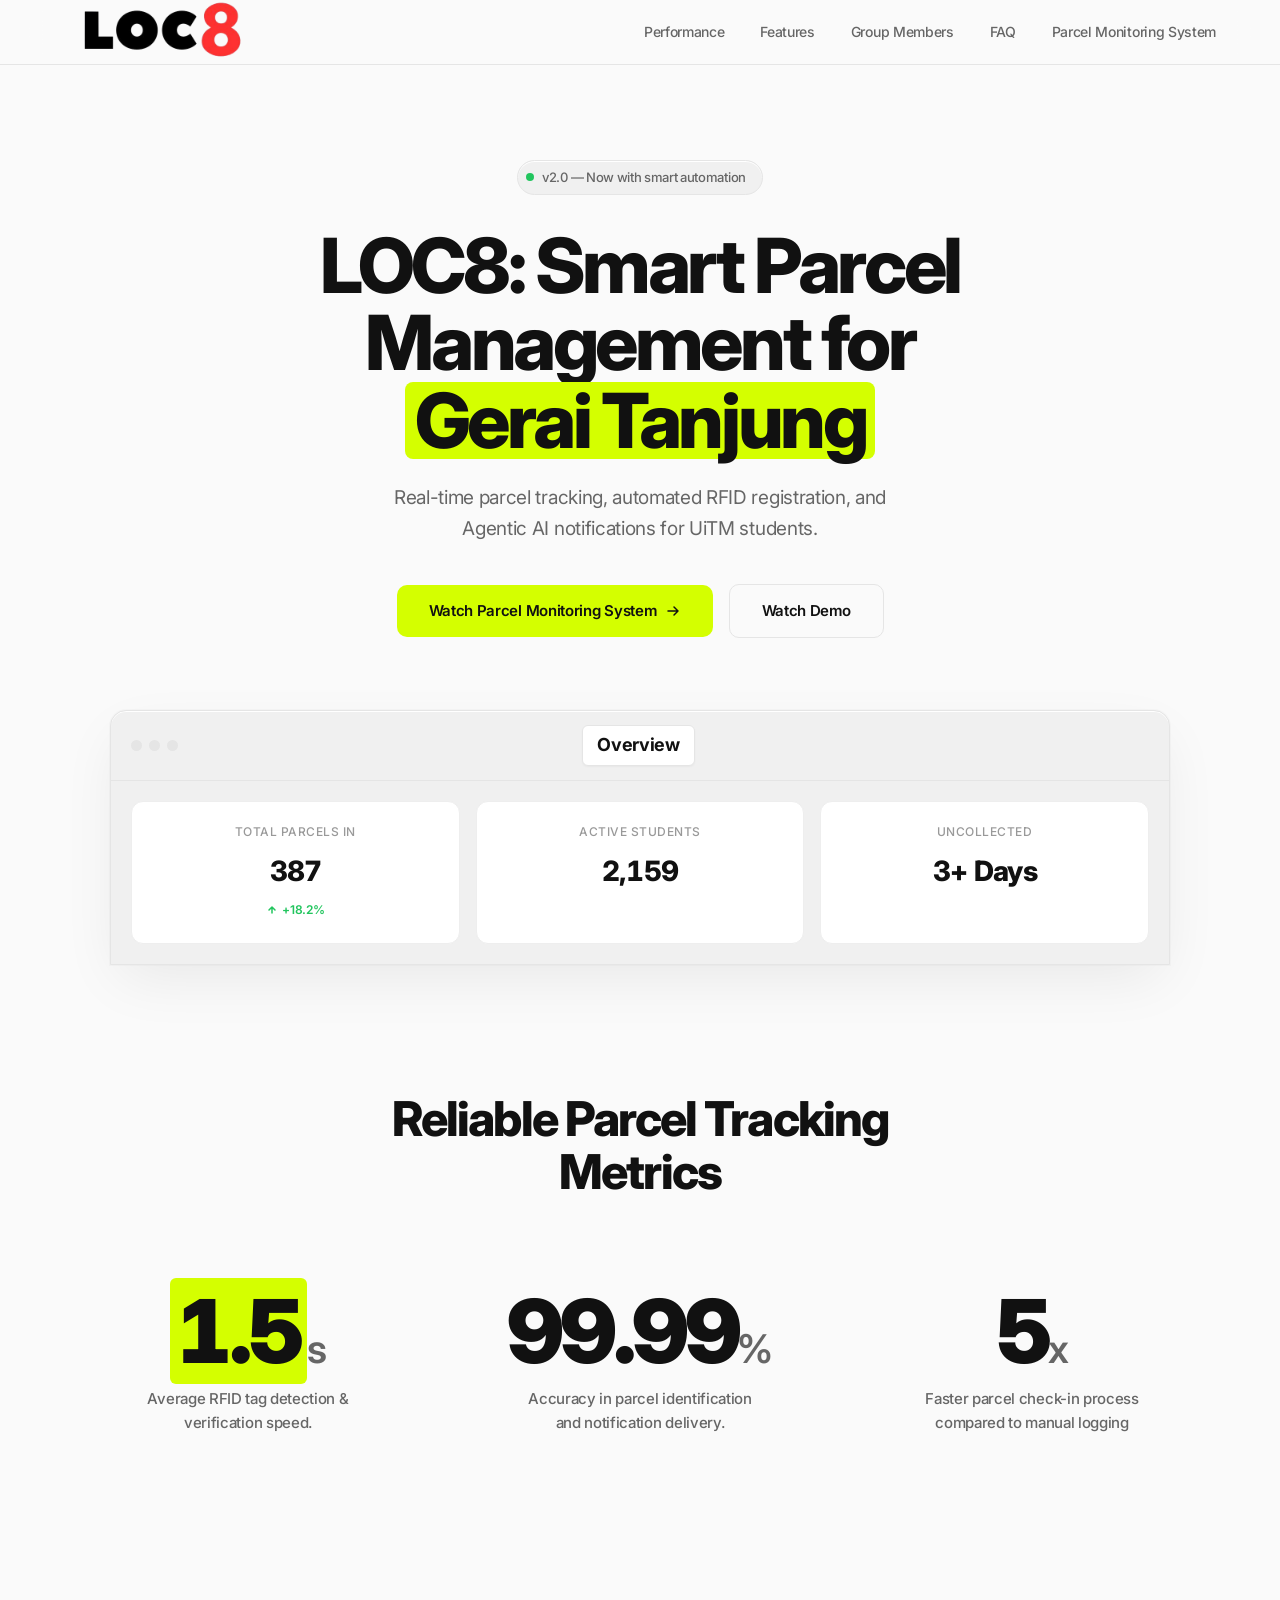
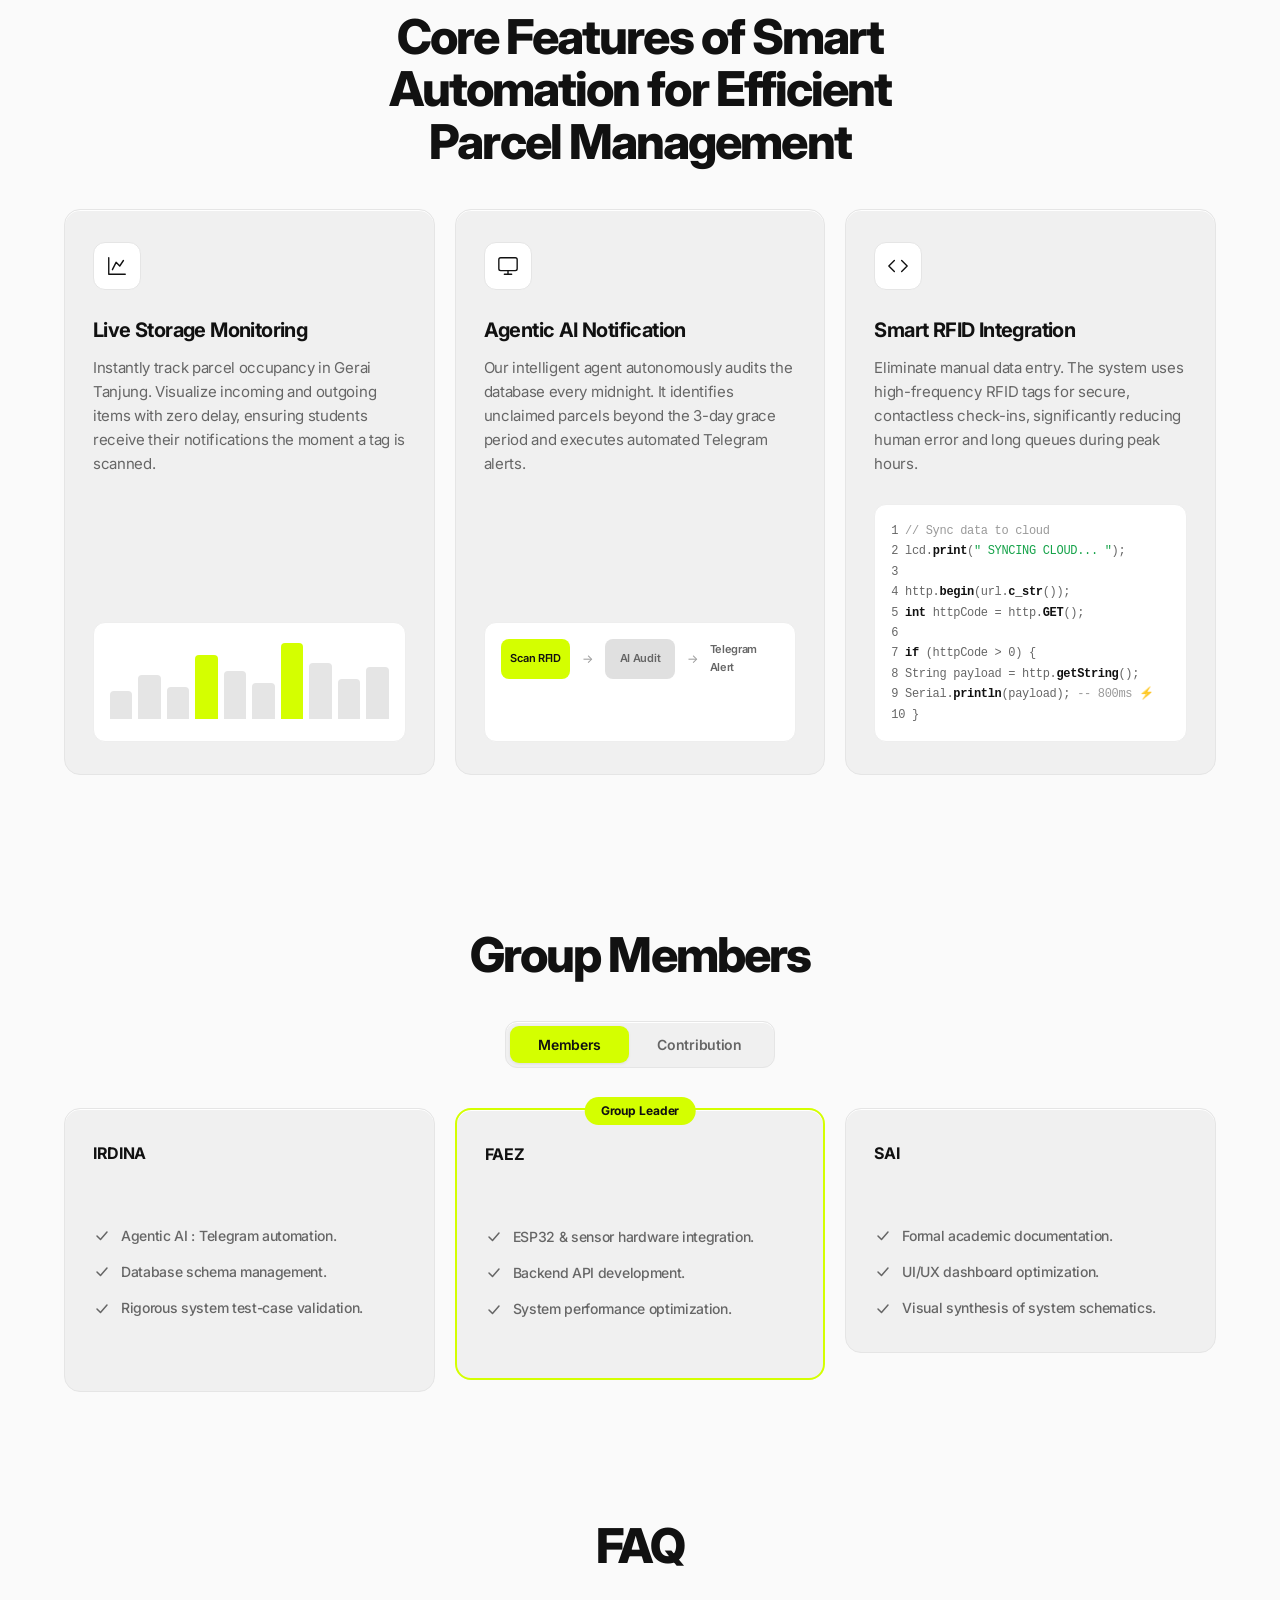
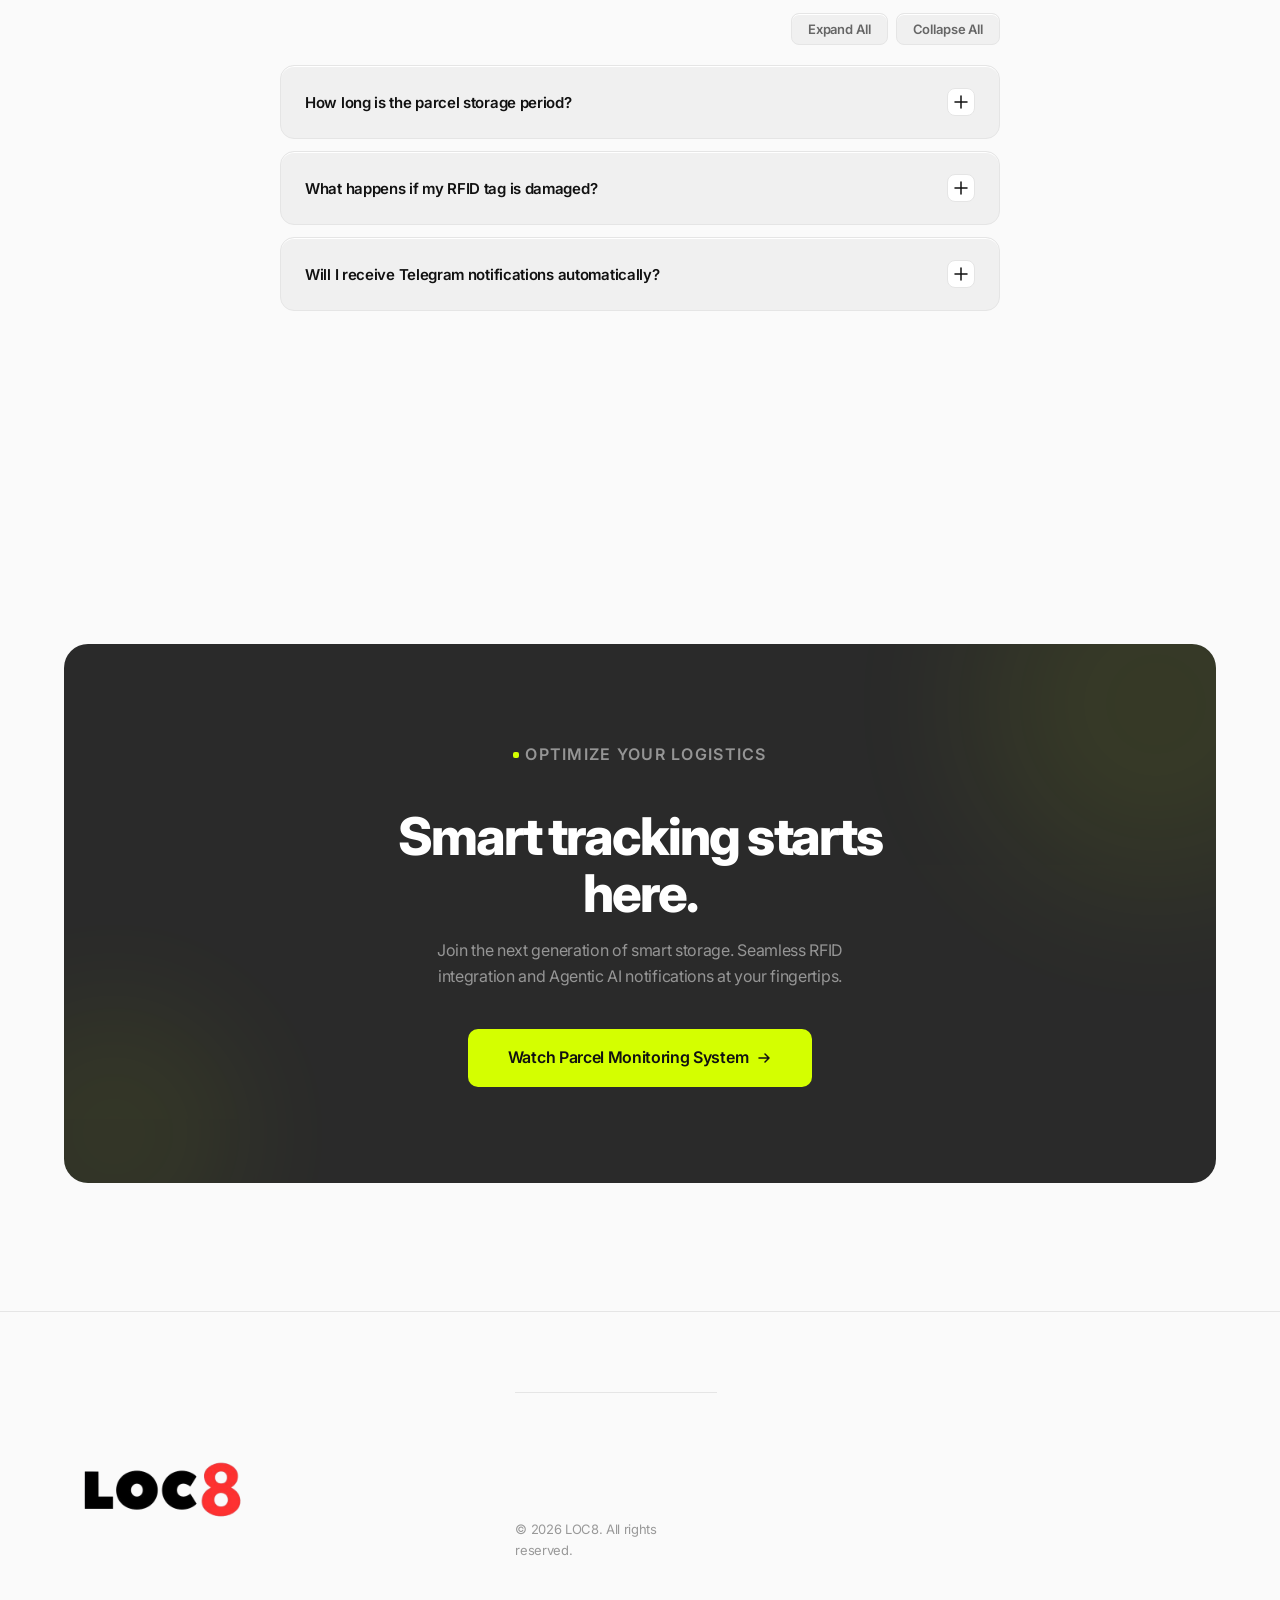
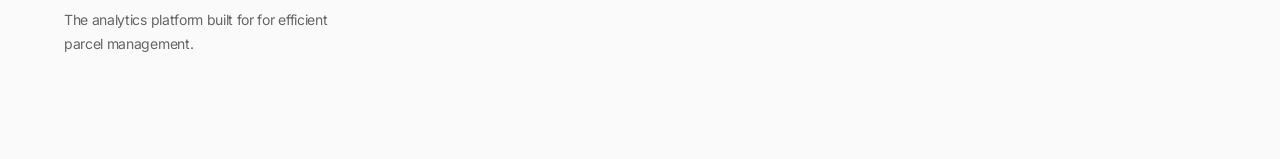
<file: index.html>
<!DOCTYPE html>
<html lang="en">
<head>
    <meta charset="UTF-8">
    <meta name="viewport" content="width=device-width, initial-scale=1.0">
    <title>LOC8 Tanjung</title>


    <!-- Google Fonts -->
    <link rel="preconnect" href="https://fonts.googleapis.com">
    <link rel="preconnect" href="https://fonts.gstatic.com" crossorigin>
    <link href="https://fonts.googleapis.com/css2?family=Inter:wght@400;500;600;700;800;900&display=swap" rel="stylesheet">

    <!-- Template CSS -->
    <link rel="stylesheet" href="templatemo-catalyst-style.css">
</head>
<body>

<!-- ===== NAVIGATION ===== -->
    <nav class="nav" role="navigation" aria-label="Main navigation">
        <div class="nav-inner">
            <img src="bg.png" href="#" alt="LOC8 Logo" height="200" style="width: auto;">           
            </span>
            </a>
            <ul class="nav-links" id="navLinks">
                <li><a href="#metrics">Performance</a></li>
                <li><a href="#engine">Features</a></li>
                <li><a href="#pricing">Group Members</a></li>
                <li><a href="#faq">FAQ</a></li>
                <li><a href="sys.html">Parcel Monitoring System</a></li>
            </ul>
           
            <button class="nav-toggle" id="navToggle" aria-label="Toggle menu" aria-expanded="false">
                <span></span>
            </button>
        </div>
    </nav>


    <!-- ===== SECTION 1: HERO ===== -->
    <section class="hero">
        <div class="container">
            <div class="hero-badge reveal">
                <span class="hero-badge-dot"></span>
                v2.0 — Now with smart automation
            </div>
            <h1 class="reveal">LOC8: Smart Parcel Management for <span class="accent-word">Gerai Tanjung</span></h1>
            <p class="hero-sub reveal">Real-time parcel tracking, automated RFID registration, and Agentic AI notifications for UiTM students.</p>
            <div class="hero-actions reveal">
                <a href="sys.html" class="btn-acid">
                    Watch Parcel Monitoring System
              <svg width="16" height="16" viewBox="0 0 16 16" fill="none" xmlns="http://www.w3.org/2000/svg"><path d="M3 8H13M13 8L9 4M13 8L9 12" stroke="currentColor" stroke-width="1.5" stroke-linecap="round" stroke-linejoin="round"/></svg>
                </a>
                <a href="https://youtu.be/2umlIT_1YGI" class="btn-ghost">Watch Demo</a>

                </a>
               
            </div>

            <!-- Dashboard Mockup -->
            <div class="hero-dashboard reveal">
                <div class="dashboard-frame">
                    <div class="dashboard-toolbar">
                        <div class="dashboard-dots">
                            <span></span><span></span><span></span>
                        </div>
                        <div class="dashboard-toolbar-tabs">
                            <span class="active"><h2>Overview</h2></span>
                            
                        </div>
                        <div style="width: 50px;"></div>
                    </div>
                    <div class="dashboard-body">
                        <div class="dash-stat-card">
                            <div class="dash-stat-label">Total Parcels In</div>
                            <div class="dash-stat-value">387</div>
                            <div class="dash-stat-change">
                                <svg width="12" height="12" viewBox="0 0 12 12" fill="none"><path d="M6 9V3M6 3L3 6M6 3L9 6" stroke="currentColor" stroke-width="1.5" stroke-linecap="round" stroke-linejoin="round"/></svg>
                                +18.2%
                            </div>
                        </div>
                        <div class="dash-stat-card">
                            <div class="dash-stat-label">Active Students</div>
                            <div class="dash-stat-value">2,159</div>
                            <div class="dash-stat-change">
                                                          </div>
                        </div>
                        <div class="dash-stat-card">
                            <div class="dash-stat-label">Uncollected</div>
                            <div class="dash-stat-value">3+ Days</div>
                            
                            </div>
                        </div>
                           </div>
                        </div>
                    </div>
                </div>
            </div>
        </div>
    </section>

    <!-- ===== SECTION 2: SPEED METRICS ===== -->
    <section class="metrics" id="metrics">
        <div class="container">
            <div class="section-header reveal">
                 
                  <h2 class="section-title">Reliable Parcel Tracking Metrics
              </div> 
            <div class="metrics-grid">
                <div class="metric-item reveal">
                    <div class="metric-number"><span class="metric-highlight">1.5</span><span class="metric-unit">s</span></div>
                    <p class="metric-desc">Average RFID tag detection & verification speed.</p>
                </div>
                <div class="metric-item reveal">
                    <div class="metric-number">99.99<span class="metric-unit">%</span></div>
                    <p class="metric-desc">Accuracy in parcel identification and notification delivery.</p>
                </div>
                <div class="metric-item reveal">
                    <div class="metric-number">5<span class="metric-unit">x</span></div>
                    <p class="metric-desc">Faster parcel check-in process compared to manual logging</p>
                </div>
            </div>
        </div>
    </section>

    <!-- ===== SECTION 3: THE ENGINE — BENTO GRID ===== -->
    <section class="engine" id="engine">
        <div class="container">
            <div class="section-header reveal">
               <h2 class="section-title">Core Features of Smart Automation for Efficient Parcel Management
            </div>
            <div class="bento-grid">
                <div class="card bento-card reveal">
                    <div class="bento-card-icon">
                        <svg viewBox="0 0 24 24" fill="none" stroke-width="1.5" stroke-linecap="round" stroke-linejoin="round"><path d="M3 3v18h18"/><path d="M7 16l4-8 4 4 4-6"/></svg>
                    </div>
                    <h3>Live Storage Monitoring</h3>
                    <p>Instantly track parcel occupancy in Gerai Tanjung. Visualize incoming and outgoing items with zero delay, ensuring students receive their notifications the moment a tag is scanned.</p>
                    <div class="bento-card-visual">
                        <div class="mini-bars">
                            <div class="mini-bar" style="height: 35%;"></div>
                            <div class="mini-bar" style="height: 55%;"></div>
                            <div class="mini-bar" style="height: 40%;"></div>
                            <div class="mini-bar highlight" style="height: 80%;"></div>
                            <div class="mini-bar" style="height: 60%;"></div>
                            <div class="mini-bar" style="height: 45%;"></div>
                            <div class="mini-bar highlight" style="height: 95%;"></div>
                            <div class="mini-bar" style="height: 70%;"></div>
                            <div class="mini-bar" style="height: 50%;"></div>
                            <div class="mini-bar" style="height: 65%;"></div>
                        </div>
                    </div>
                </div>
                <div class="card bento-card reveal">
                    <div class="bento-card-icon">
                        <svg viewBox="0 0 24 24" fill="none" stroke-width="1.5" stroke-linecap="round" stroke-linejoin="round"><rect x="2" y="3" width="20" height="14" rx="2"/><path d="M8 21h8M12 17v4"/></svg>
                    </div>
                    <h3>Agentic AI Notification</h3>
                    <p>Our intelligent agent autonomously audits the database every midnight. It identifies unclaimed parcels beyond the 3-day grace period and executes automated Telegram alerts.</p>
                    <div class="bento-card-visual">
                        <div class="mini-pipeline">
                            <div class="mini-pipeline-node">Scan RFID</div>
                            <span class="mini-pipeline-arrow">→</span>
                            <div class="mini-pipeline-node">AI Audit</div>
                            <span class="mini-pipeline-arrow">→</span>
                            <div class="mini-pipeline-node">Telegram Alert</div>
                        </div>
                    </div>
                </div>
                <div class="card bento-card reveal">
                    <div class="bento-card-icon">
                        <svg viewBox="0 0 24 24" fill="none" stroke-width="1.5" stroke-linecap="round" stroke-linejoin="round"><path d="M16 18l6-6-6-6"/><path d="M8 6l-6 6 6 6"/></svg>
                    </div>
                    <h3>Smart RFID Integration</h3>
                    <p>Eliminate manual data entry. The system uses high-frequency RFID tags for secure, contactless check-ins, significantly reducing human error and long queues during peak hours.</p>
                    <div class="bento-card-visual">
                        <div class="mini-code">
    1  <span class="comment">// Sync data to cloud</span><br>
    2  lcd.<span class="keyword">print</span>(<span class="string">" SYNCING CLOUD... "</span>);<br>
    3<br>
    4  http.<span class="keyword">begin</span>(url.<span class="keyword">c_str</span>());<br>
    5  <span class="keyword">int</span> httpCode = http.<span class="keyword">GET</span>();<br>
    6<br>
    7  <span class="keyword">if</span> (httpCode > <span class="number">0</span>) {<br>
    8      String payload = http.<span class="keyword">getString</span>();<br>
    9      Serial.<span class="keyword">println</span>(payload); <span class="comment">-- 800ms ⚡</span><br>
    10 }
</div>
                    </div>
                </div>
            </div>
        </div>
    </section>



    <!-- ===== SECTION 4: PRICING ===== -->
    <section class="pricing" id="pricing">
        <div class="container">
            <div class="section-header reveal">
                <h2 class="section-title">Group Members</h2>
            </div>
            <div class="toggle-wrap reveal">
                <div class="toggle-container">
                    <button class="toggle-btn active" data-plan="monthly" id="toggleMonthly">Members</button>
                    <button class="toggle-btn " data-plan="yearly" id="toggleYearly">Contribution</button>
                </div> 
            </div>
            <div class="pricing-grid">

                
                <!-- Pro -->
                <div class="card pricing-card reveal">
                    <div class="pricing-plan-name">IRDINA</div>
                    <br>
                     <p class="pricing-billed yearly" data-monthly="" data-yearly="Data Governance & System Automation"> </p> 
                    <ul class="pricing-features">
                        <li>
                            <svg viewBox="0 0 18 18" fill="none"><path d="M4 9l3.5 3.5L14 5" stroke="currentColor" stroke-width="1.5" stroke-linecap="round" stroke-linejoin="round"/></svg>
                            Agentic AI : Telegram automation.
                        </li>
                        <li>
                            <svg viewBox="0 0 18 18" fill="none"><path d="M4 9l3.5 3.5L14 5" stroke="currentColor" stroke-width="1.5" stroke-linecap="round" stroke-linejoin="round"/></svg>
                            Database schema management.
                        </li>
                        <li>
                            <svg viewBox="0 0 18 18" fill="none"><path d="M4 9l3.5 3.5L14 5" stroke="currentColor" stroke-width="1.5" stroke-linecap="round" stroke-linejoin="round"/></svg>
                            Rigorous system test-case validation.
                        </li> 
                        <br>
                    </ul>
                </div>
 

                <!-- Pro -->
                <div class="card pricing-card featured reveal">
                    <div class="pricing-plan-name">FAEZ</div> 
                    <br>
                    <p class="pricing-billed yearly" data-monthly="" data-yearly="IoT Infrastructure & Backend Development"> </p>
                    <ul class="pricing-features">
                        <li>
                            <svg viewBox="0 0 18 18" fill="none"><path d="M4 9l3.5 3.5L14 5" stroke="currentColor" stroke-width="1.5" stroke-linecap="round" stroke-linejoin="round"/></svg>
                            ESP32 & sensor hardware integration.
                        </li>
                        <li>
                            <svg viewBox="0 0 18 18" fill="none"><path d="M4 9l3.5 3.5L14 5" stroke="currentColor" stroke-width="1.5" stroke-linecap="round" stroke-linejoin="round"/></svg>
                            Backend API development.
                        </li>
                        <li>
                            <svg viewBox="0 0 18 18" fill="none"><path d="M4 9l3.5 3.5L14 5" stroke="currentColor" stroke-width="1.5" stroke-linecap="round" stroke-linejoin="round"/></svg>
                            System performance optimization.
                        </li> 
                    </ul>
                    <br>
                </div>


                <!-- Pro -->
                <div class="card pricing-card reveal">
                    <div class="pricing-plan-name">SAI</div>
                    <br>
                    <p class="pricing-billed yearly" data-monthly="" data-yearly="UX Design & Technical Documentation"> </p>
                    <ul class="pricing-features">
                        <li>
                            <svg viewBox="0 0 18 18" fill="none"><path d="M4 9l3.5 3.5L14 5" stroke="currentColor" stroke-width="1.5" stroke-linecap="round" stroke-linejoin="round"/></svg>
                            Formal academic documentation.
                        </li>
                        <li>
                            <svg viewBox="0 0 18 18" fill="none"><path d="M4 9l3.5 3.5L14 5" stroke="currentColor" stroke-width="1.5" stroke-linecap="round" stroke-linejoin="round"/></svg>
                            UI/UX dashboard optimization.
                        </li>
                        <li>
                            <svg viewBox="0 0 18 18" fill="none"><path d="M4 9l3.5 3.5L14 5" stroke="currentColor" stroke-width="1.5" stroke-linecap="round" stroke-linejoin="round"/></svg>
                            Visual synthesis of system schematics.
                        </li> 
                    </ul>
                </div>
            </div>


     <!-- ===== SECTION 5: FAQ ===== -->
    <section class="faq" id="faq">
        <div class="container">
            <div class="section-header reveal">
                <h2 class="section-title">FAQ</h2>
            </div>
            <div class="faq-controls reveal">
                <button class="faq-ctrl-btn" id="faqExpandAll">Expand All</button>
                <button class="faq-ctrl-btn" id="faqCollapseAll">Collapse All</button>
            </div>
            <div class="faq-list">
                <div class="faq-item reveal">
                    <button class="faq-question" aria-expanded="false">
                        How long is the parcel storage period?
                        <span class="faq-icon"><svg viewBox="0 0 14 14" fill="none"><path d="M7 1v12M1 7h12" stroke="#111" stroke-width="1.5" stroke-linecap="round"/></svg></span>
                    </button>
                    <div class="faq-answer">
                        <div class="faq-answer-inner">Parcels can be stored for up to 3 days before the AI agent triggers notifications until the user collects the parcel.</div>
                    </div>
                </div>
                <div class="faq-item reveal">
                    <button class="faq-question" aria-expanded="false">
                        What happens if my RFID tag is damaged?
                        <span class="faq-icon"><svg viewBox="0 0 14 14" fill="none"><path d="M7 1v12M1 7h12" stroke="#111" stroke-width="1.5" stroke-linecap="round"/></svg></span>
                    </button>
                    <div class="faq-answer">
                        <div class="faq-answer-inner">You can report the damage to the Gerai Tanjung vendor for a tag replacement to ensure accurate scanning and tracking.</div>
                    </div>
                </div>
                <div class="faq-item reveal">
                    <button class="faq-question" aria-expanded="false">
                        Will I receive Telegram notifications automatically?
                        <span class="faq-icon"><svg viewBox="0 0 14 14" fill="none"><path d="M7 1v12M1 7h12" stroke="#111" stroke-width="1.5" stroke-linecap="round"/></svg></span>
                    </button>
                    <div class="faq-answer">
                        <div class="faq-answer-inner">Yes, our Agentic AI audits the database daily and executes automated Telegram alerts to your registered account.</div>
                    </div>
                </div> 
            </div>
                </div>
            </div>
        </div>
    </section>

    <!-- ===== SECTION 6: CTA BANNER ===== -->
    <section class="cta-banner">
        <div class="container">
            <div class="cta-banner-inner reveal">
                <p class="cta-banner-tag">OPTIMIZE YOUR LOGISTICS</p>
                <h2>Smart tracking starts here.</h2>
                <p>Join the next generation of smart storage. Seamless RFID integration and Agentic AI notifications at your fingertips.</p>
                <div class="cta-banner-actions">
                    <a href="sys.html" class="btn-acid">
                        Watch Parcel Monitoring System
                        <svg width="16" height="16" viewBox="0 0 16 16" fill="none"><path d="M3 8H13M13 8L9 4M13 8L9 12" stroke="currentColor" stroke-width="1.5" stroke-linecap="round" stroke-linejoin="round"/></svg>
                    </a>
                    
                </div>
            </div>
        </div>
    </section>

    <!-- ===== SECTION 7: FOOTER ===== -->
    <footer class="footer" id="footer">
        <div class="container">
            <div class="footer-grid">
                <div>
                    <img src="bg.png" alt="LOC8 Logo" height="200;" style="width: auto;"> 
                    </a>
                    <p class="footer-brand-desc">The analytics platform built for for efficient parcel management. </p>
                </div>
                
            <div class="footer-bottom">
                <p class="footer-copy">&copy; 2026 LOC8. All rights reserved. </p>
    </footer>

    <!-- Template JS -->
    <script src="templatemo-catalyst-script.js"></script>

</body>
</html>
</file>
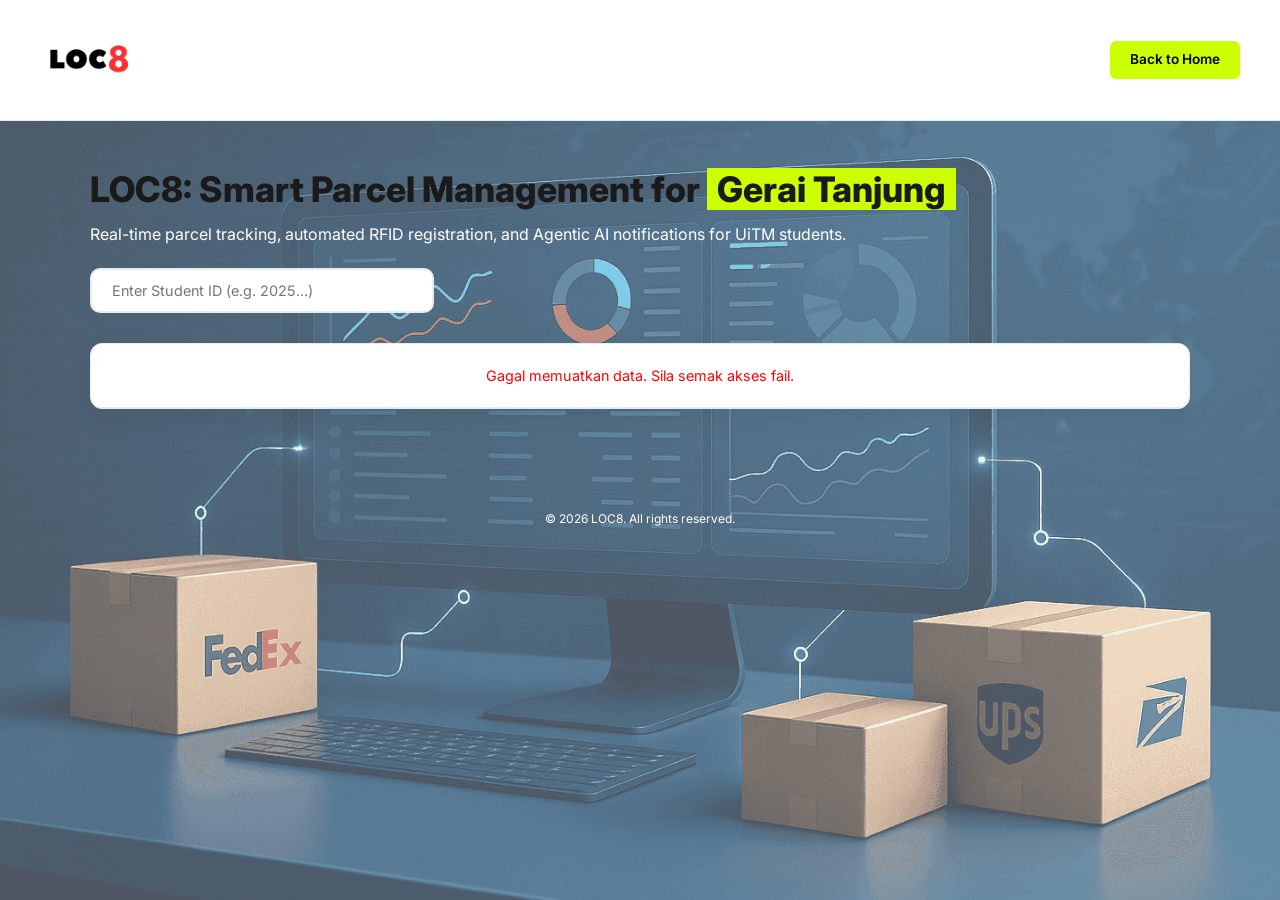
<file: sys.html>
<!DOCTYPE html>
<html lang="ms">
<head>
    <meta charset="UTF-8">
    <meta name="viewport" content="width=device-width, initial-scale=1.0">
    <title>LOC8 | Parcel Monitoring System</title>

    <!-- Google Fonts -->
    <link href="https://fonts.googleapis.com/css2?family=Inter:wght@400;600;800&display=swap" rel="stylesheet">

    <style>
        :root {
            --primary-bg: #ffffff;
            --secondary-bg: #f8f9fa;
            --text-main: #1a1a1a;
            --text-muted: #ffffff;
            --accent: #ccff00; 
            --border: #e9ecef;
        }

        body {
            background-color: var(--primary-bg);
            background-image: linear-gradient(rgba(255,255,255,0.3), rgba(255,255,255,0.3)), url('image1.png');
             background-size: cover;
             background-position: center;
             background-attachment: fixed;
            color: var(--text-main);
            font-family: 'Inter', sans-serif;
            margin: 0;
            padding: 0;
            line-height: 1.6;
        }

        /* Navigasi */
        .nav {
            border-bottom: 1px solid var(--border);
            padding: 10px 40px;
            display: flex;
            justify-content: space-between;
            align-items: center;
            background: #fff;
            position: sticky;
            top: 0;
            z-index: 1000;
        }

        /* Logo tanpa extra styling */
        .logo img {
            height: 100px;
            width: auto;
            display: block;
        }

        .btn-back {
            background-color: var(--accent);
            color: #000;
            padding: 8px 20px;
            text-decoration: none;
            border-radius: 6px;
            font-weight: 600;
            font-size: 0.85rem;
            transition: 0.2s;
        }

        /* Main Content */
        .container {
            max-width: 1100px;
            margin: 40px auto;
            padding: 0 20px;
        }

        .header-section {
            display: flex;
            justify-content: space-between;
            align-items: flex-end;
            margin-bottom: 30px;
            flex-wrap: wrap;
            gap: 20px;
        }

        h1 {
            font-size: 2.2rem;
            font-weight: 800;
            margin: 0;
        }

        /* Search Bar Styling */
        .search-container {
            position: relative;
        }

        #studentSearch {
            padding: 12px 20px;
            width: 300px;
            border: 2px solid var(--border);
            border-radius: 10px;
            font-family: 'Inter', sans-serif;
            font-size: 0.9rem;
            outline: none;
            transition: border-color 0.3s;
        }

        #studentSearch:focus {
            border-color: var(--text-main);
        }

        /* Table Styling */
        .table-card {
            background: #fff;
            border: 1px solid var(--border);
            border-radius: 12px;
            overflow-x: auto;
            box-shadow: 0 10px 30px rgba(0,0,0,0.05);
        }

        table {
            width: 100%;
            border-collapse: collapse;
            min-width: 800px;
        }

        th {
            background: #f1f1f1;
            padding: 15px;
            text-align: left;
            font-size: 0.75rem;
            text-transform: uppercase;
            letter-spacing: 1px;
            color: #555;
        }

        td {
            padding: 15px;
            border-bottom: 1px solid var(--border);
            font-size: 0.9rem;
        }

        tr:hover {
            background-color: #fcfcfc;
        }

        .status-in { color: #28a745; font-weight: 600; }
        .status-collected { color: #007bff; font-weight: 600; }

        .no-results {
            text-align: center;
            padding: 40px;
            color: var(--text-muted);
        }

        footer {
            text-align: center;
            padding: 60px 20px;
            color: var(--text-muted);
            font-size: 0.75rem;
        }
    </style>
</head>
<body>

    <nav class="nav">
        <div class="logo">
            <img src="bg.png" alt="LOC8">
        </div>
        <a href="index.html" class="btn-back">Back to Home</a>
    </nav>

    <div class="container">
        <div class="header-section">
            <div>
                <h1>LOC8: Smart Parcel Management for <span style="background: var(--accent); padding: 0 10px;">Gerai Tanjung</span></h1>
                <p style="color: var(--text-muted); margin: 5px 0 0 0;">Real-time parcel tracking, automated RFID registration, and Agentic AI notifications for UiTM students.</p>
            </div>
            <br><br><br>

            <div class="search-container">
                <input type="text" id="studentSearch" placeholder="Enter Student ID (e.g. 2025...)" onkeyup="filterTable()">
            </div>
        </div>

        <div class="table-card">
            <table id="data-table">
                <thead>
                    <tr id="table-header">
                        </tr>
                </thead>
                <tbody id="table-body">
                    <tr>
                        <td colspan="7" style="text-align:center; padding:40px; color:#999;">Uploading Info...</td>
                    </tr>
                </tbody>
            </table>
        </div>
    </div>

    <footer>
        &copy; 2026 LOC8. All rights reserved.
    </footer>

    <script>
        const SHEET_ID = '18zECzuHvM2HgS7iEMXe7VkT2uMkQYubg7b-6JJ6-d6E';
        const SHEET_TITLE = 'ParcelDB';
        // Range A1:G100 merangkumi Kolum G (STUD ID)
        const SHEET_RANGE = 'A1:G100';

        const FULL_URL = `https://docs.google.com/spreadsheets/d/${SHEET_ID}/gviz/tq?sheet=${SHEET_TITLE}&range=${SHEET_RANGE}`;

        let allData = [];

        async function init() {
            try {
                const res = await fetch(FULL_URL);
                const text = await res.text();
                // Membersihkan data JSON dari Google Sheets API
                const rawData = JSON.parse(text.substr(47).slice(0, -2));

                const columns = rawData.table.cols;
                const rows = rawData.table.rows;

                renderHeader(columns);
                allData = rows;
                renderRows(allData);
            } catch (err) {
                console.error(err);
                document.getElementById('table-body').innerHTML = '<tr><td colspan="7" style="color:red; text-align:center; padding:20px;">Gagal memuatkan data. Sila semak akses fail.</td></tr>';
            }
        }

        function renderHeader(cols) {
            const headerRow = document.getElementById('table-header');
            headerRow.innerHTML = '';
            cols.forEach(col => {
                let th = document.createElement('th');
                th.innerText = col.label || '';
                headerRow.appendChild(th);
            });
        }

        function renderRows(rows) {
            const bodyRows = document.getElementById('table-body');
            bodyRows.innerHTML = '';

            if (rows.length === 0) {
                bodyRows.innerHTML = '<tr><td colspan="7" style="text-align:center; padding:20px;">Tiada data dijumpai.</td></tr>';
                return;
            }

            rows.forEach(row => {
                let tr = document.createElement('tr');
                row.c.forEach((cell, index) => {
                    let td = document.createElement('td');
                    // Ambil nilai yang dipaparkan (f) atau nilai mentah (v)
                    let value = cell ? (cell.f ? cell.f : (cell.v !== null ? cell.v : '')) : '';

                    // Warna untuk Status (Indeks 1 = Kolum B)
                    if(index === 1) {
                        if(value === 'IN') td.style.color = '#2ecc71'; // Hijau
                        if(value === 'COLLECTED') td.style.color = '#e67e22'; // Jingga
                        td.style.fontWeight = 'bold';
                    }

                    td.innerText = value;
                    tr.appendChild(td);
                });
                bodyRows.appendChild(tr);
            });
        }

        // Fungsi Filter Utama
        function filterTable() {
            const input = document.getElementById('studentSearch').value.trim().toUpperCase();
            
            const filteredRows = allData.filter(row => {
                // Pastikan kolum G (indeks 6) wujud
                if (!row.c || !row.c[6]) return false;
                
                // Ambil data dari sel G (Formatted value lebih tepat untuk nombor ID)
                const cell = row.c[6];
                const studentIdValue = (cell.f ? cell.f : String(cell.v)).toUpperCase();
                
                return studentIdValue.includes(input);
            });
            
            renderRows(filteredRows);
        }

        init();
    </script>
</body>
</html>
</file>
<file: templatemo-catalyst-style.css>
*,
*::before,
*::after {
    margin: 0;
    padding: 0;
    box-sizing: border-box;
}

:root {
    /* Silver & Acid Palette */
    --bg:           #FAFAFA;
    --surface:      #F0F0F0;
    --text:         #111111;
    --text-muted:   #666666;
    --text-dim:     #999999;
    --accent:       #D4FF00;
    --accent-hover: #c2eb00;
    --border:       #E5E5E5;
    --border-light: #EEEEEE;
    --white:        #FFFFFF;

    /* Spacing */
    --section-pad: clamp(80px, 10vw, 140px);
    --container:   1200px;
    --gap:         24px;
}

html {
    scroll-behavior: smooth;
    -webkit-font-smoothing: antialiased;
    -moz-osx-font-smoothing: grayscale;
}

body {
    font-family: 'Inter', -apple-system, BlinkMacSystemFont, 'SF Pro Display', 'SF Pro Text', sans-serif;
    background: var(--bg);
    color: var(--text);
    line-height: 1.6;
    letter-spacing: -0.02em;
    overflow-x: hidden;
}

a {
    color: inherit;
    text-decoration: none;
}

img {
    max-width: 100%;
    display: block;
}

.container {
    max-width: var(--container);
    margin: 0 auto;
    padding: 0 var(--gap);
}

/* ===== Machined Silver Card System ===== */
.card {
    background: var(--surface);
    border: 1px solid var(--border);
    border-radius: 16px;
    box-shadow: inset 0 1px 0 var(--white);
    transition: transform 0.25s cubic-bezier(0.22, 1, 0.36, 1);
}

.card:hover {
    transform: translateY(-2px);
}

/* ===== Acid Button System ===== */
.btn-acid {
    display: inline-flex;
    align-items: center;
    justify-content: center;
    gap: 8px;
    padding: 14px 32px;
    background: var(--accent);
    color: var(--text);
    font-family: inherit;
    font-size: 15px;
    font-weight: 600;
    letter-spacing: -0.02em;
    border: none;
    border-radius: 10px;
    cursor: pointer;
    transition: transform 0.2s cubic-bezier(0.22, 1, 0.36, 1),
                box-shadow 0.2s cubic-bezier(0.22, 1, 0.36, 1);
    user-select: none;
}

.btn-acid:hover {
    transform: translateY(-2px);
    box-shadow: 4px 4px 0px var(--text);
}

.btn-acid:active {
    transform: translateY(0);
    box-shadow: 1px 1px 0px var(--text);
}

.btn-ghost {
    display: inline-flex;
    align-items: center;
    justify-content: center;
    gap: 8px;
    padding: 14px 32px;
    background: transparent;
    color: var(--text);
    font-family: inherit;
    font-size: 15px;
    font-weight: 600;
    letter-spacing: -0.02em;
    border: 1px solid var(--border);
    border-radius: 10px;
    cursor: pointer;
    transition: transform 0.2s cubic-bezier(0.22, 1, 0.36, 1),
                box-shadow 0.2s cubic-bezier(0.22, 1, 0.36, 1),
                border-color 0.2s ease;
}

.btn-ghost:hover {
    transform: translateY(-2px);
    box-shadow: 4px 4px 0px var(--text);
    border-color: var(--text);
}

/* ===== NAVIGATION ===== */
.nav {
    position: fixed;
    top: 0;
    left: 0;
    right: 0;
    z-index: 1000;
    background: rgba(250, 250, 250, 0.8);
    backdrop-filter: blur(20px);
    -webkit-backdrop-filter: blur(20px);
    border-bottom: 1px solid var(--border);
}

.nav-inner {
    max-width: var(--container);
    margin: 0 auto;
    padding: 0 var(--gap);
    height: 64px;
    display: flex;
    align-items: center;
    justify-content: space-between;
}

.nav-logo {
    font-size: 18px;
    font-weight: 800;
    letter-spacing: -0.04em;
    display: flex;
    align-items: center;
    gap: 8px;
}

.nav-logo-mark {
    width: 28px;
    height: 28px;
    background: var(--accent);
    border-radius: 8px;
    display: flex;
    align-items: center;
    justify-content: center;
}

.nav-logo-mark svg {
    width: 16px;
    height: 16px;
}

.nav-links {
    display: flex;
    align-items: center;
    gap: 36px;
    list-style: none;
}

.nav-links a {
    font-size: 14px;
    font-weight: 500;
    color: var(--text-muted);
    transition: color 0.2s ease;
}

.nav-links a:hover {
    color: var(--text);
}

.nav-cta {
    display: flex;
    align-items: center;
    gap: 12px;
}

.nav-cta .btn-acid {
    padding: 10px 22px;
    font-size: 14px;
}

.nav-cta .btn-ghost {
    padding: 10px 22px;
    font-size: 14px;
}

.nav-toggle {
    display: none;
    background: none;
    border: none;
    cursor: pointer;
    width: 40px;
    height: 40px;
    align-items: center;
    justify-content: center;
}

.nav-toggle span {
    display: block;
    width: 22px;
    height: 2px;
    background: var(--text);
    position: relative;
    transition: background 0.2s ease;
}

.nav-toggle span::before,
.nav-toggle span::after {
    content: '';
    position: absolute;
    left: 0;
    width: 100%;
    height: 2px;
    background: var(--text);
    transition: transform 0.3s ease;
}

.nav-toggle span::before { top: -7px; }
.nav-toggle span::after  { top: 7px; }

.nav-toggle.active span { background: transparent; }
.nav-toggle.active span::before { transform: rotate(45deg); top: 0; }
.nav-toggle.active span::after  { transform: rotate(-45deg); top: 0; }

/* ===== SECTION 1: HERO ===== */
.hero {
    padding-top: 160px;
    padding-bottom: 0;
    text-align: center;
    position: relative;
}

.hero-badge {
    display: inline-flex;
    align-items: center;
    gap: 8px;
    padding: 6px 16px 6px 8px;
    background: var(--surface);
    border: 1px solid var(--border);
    border-radius: 100px;
    font-size: 13px;
    font-weight: 500;
    color: var(--text-muted);
    margin-bottom: 32px;
    box-shadow: inset 0 1px 0 var(--white);
}

.hero-badge-dot {
    width: 8px;
    height: 8px;
    background: #22C55E;
    border-radius: 50%;
    animation: pulse-dot 2s ease-in-out infinite;
}

@keyframes pulse-dot {
    0%, 100% { opacity: 1; }
    50% { opacity: 0.4; }
}

.hero h1 {
    font-size: clamp(42px, 6vw, 76px);
    font-weight: 800;
    line-height: 1.02;
    letter-spacing: -0.045em;
    max-width: 820px;
    margin: 0 auto 24px;
}

.hero h1 .accent-word {
    color: var(--text);
    background: var(--accent);
    padding: 0 10px;
    border-radius: 8px;
    display: inline-block;
}

.hero-sub {
    font-size: clamp(16px, 1.8vw, 19px);
    color: var(--text-muted);
    max-width: 520px;
    margin: 0 auto 40px;
    line-height: 1.6;
    font-weight: 400;
}

.hero-actions {
    display: flex;
    align-items: center;
    justify-content: center;
    gap: 16px;
    margin-bottom: 72px;
}

/* Dashboard Mockup */
.hero-dashboard {
    position: relative;
    max-width: 1060px;
    margin: 0 auto;
}

.dashboard-frame {
    background: var(--surface);
    border: 1px solid var(--border);
    border-radius: 16px 16px 0 0;
    box-shadow: inset 0 1px 0 var(--white),
                0 0 0 1px rgba(0,0,0,0.02),
                0 20px 60px -10px rgba(0,0,0,0.08);
    overflow: hidden;
}

.dashboard-toolbar {
    display: flex;
    align-items: center;
    justify-content: space-between;
    padding: 14px 20px;
    border-bottom: 1px solid var(--border);
}

.dashboard-dots {
    display: flex;
    gap: 7px;
}

.dashboard-dots span {
    width: 11px;
    height: 11px;
    border-radius: 50%;
    background: var(--border);
}

.dashboard-toolbar-tabs {
    display: flex;
    gap: 2px;
}

.dashboard-toolbar-tabs span {
    padding: 5px 14px;
    font-size: 12px;
    font-weight: 500;
    color: var(--text-dim);
    border-radius: 6px;
    cursor: default;
}

.dashboard-toolbar-tabs span.active {
    background: var(--white);
    color: var(--text);
    border: 1px solid var(--border);
    box-shadow: 0 1px 2px rgba(0,0,0,0.04);
}

.dashboard-body {
    padding: 20px;
    display: grid;
    grid-template-columns: 1fr 1fr 1fr;
    gap: 16px;
}

.dash-stat-card {
    background: var(--white);
    border: 1px solid var(--border-light);
    border-radius: 12px;
    padding: 20px;
    box-shadow: inset 0 1px 0 var(--white);
}

.dash-stat-label {
    font-size: 12px;
    font-weight: 500;
    color: var(--text-dim);
    text-transform: uppercase;
    letter-spacing: 0.04em;
    margin-bottom: 8px;
}

.dash-stat-value {
    font-size: 28px;
    font-weight: 800;
    letter-spacing: -0.03em;
    font-variant-numeric: tabular-nums;
}

.dash-stat-change {
    display: inline-flex;
    align-items: center;
    gap: 4px;
    margin-top: 6px;
    font-size: 12px;
    font-weight: 600;
    color: #22C55E;
}

.dash-stat-change.down { color: #EF4444; }

/* Data Table inside dashboard */
.dashboard-table-area {
    grid-column: 1 / -1;
    background: var(--white);
    border: 1px solid var(--border-light);
    border-radius: 12px;
    overflow: hidden;
}

.dash-table-header {
    display: flex;
    align-items: center;
    justify-content: space-between;
    padding: 16px 20px;
    border-bottom: 1px solid var(--border-light);
}

.dash-table-header span {
    font-size: 14px;
    font-weight: 600;
}

.dash-table-header .dash-filter {
    font-size: 12px;
    font-weight: 500;
    color: var(--text-dim);
    padding: 4px 12px;
    border: 1px solid var(--border);
    border-radius: 6px;
}

.dash-table {
    width: 100%;
}

.dash-table-row {
    display: grid;
    grid-template-columns: 2fr 1fr 1fr 1fr 100px;
    padding: 12px 20px;
    align-items: center;
    border-bottom: 1px solid var(--border-light);
    font-size: 13px;
}

.dash-table-row.head {
    font-size: 11px;
    font-weight: 600;
    color: var(--text-dim);
    text-transform: uppercase;
    letter-spacing: 0.05em;
    background: rgba(0,0,0,0.015);
}

.dash-table-row:last-child {
    border-bottom: none;
}

.dash-cell {
    font-variant-numeric: tabular-nums;
}

.dash-cell-name {
    font-weight: 600;
    display: flex;
    align-items: center;
    gap: 10px;
}

.dash-cell-icon {
    width: 28px;
    height: 28px;
    border-radius: 8px;
    display: flex;
    align-items: center;
    justify-content: center;
    font-size: 13px;
    font-weight: 700;
    flex-shrink: 0;
}

.dash-status {
    display: inline-flex;
    padding: 3px 10px;
    border-radius: 100px;
    font-size: 11px;
    font-weight: 600;
}

.dash-status.active {
    background: #DCFCE7;
    color: #166534;
}

.dash-status.pending {
    background: #FEF3C7;
    color: #92400E;
}

.dash-status.draft {
    background: var(--surface);
    color: var(--text-muted);
}

/* ===== SECTION 2: SPEED METRICS ===== */
.metrics {
    padding: var(--section-pad) 0;
}

.metrics-label {
    font-size: 13px;
    font-weight: 600;
    text-transform: uppercase;
    letter-spacing: 0.06em;
    color: var(--text-dim);
    text-align: center;
    margin-bottom: 56px;
}

.metrics-grid {
    display: grid;
    grid-template-columns: repeat(3, 1fr);
    gap: 24px;
}

.metric-item {
    text-align: center;
    padding: 48px 24px;
}

.metric-number {
    font-size: clamp(56px, 8vw, 88px);
    font-weight: 900;
    letter-spacing: -0.05em;
    line-height: 1;
    font-variant-numeric: tabular-nums;
    margin-bottom: 12px;
}

.metric-number .metric-unit {
    font-size: 0.45em;
    font-weight: 600;
    color: var(--text-muted);
    letter-spacing: -0.02em;
}

.metric-number .metric-highlight {
    color: var(--text);
    background: var(--accent);
    padding: 0 6px;
    border-radius: 6px;
}

.metric-desc {
    font-size: 15px;
    color: var(--text-muted);
    font-weight: 500;
    max-width: 240px;
    margin: 0 auto;
}

.metric-divider {
    width: 1px;
    background: var(--border);
    margin: 24px 0;
    justify-self: center;
}

/* ===== SECTION 3: THE ENGINE — BENTO GRID ===== */
.engine {
    padding: 0 0 clamp(48px, 6vw, 80px);
}

.section-header {
    text-align: center;
    margin-bottom: 40px;
}

.section-tag {
    display: inline-flex;
    align-items: center;
    gap: 6px;
    font-size: 13px;
    font-weight: 600;
    text-transform: uppercase;
    letter-spacing: 0.06em;
    color: var(--text-dim);
    margin-bottom: 16px;
}

.section-tag::before {
    content: '';
    width: 6px;
    height: 6px;
    background: var(--accent);
    border-radius: 2px;
}

.section-title {
    font-size: clamp(32px, 4vw, 48px);
    font-weight: 800;
    letter-spacing: -0.04em;
    line-height: 1.1;
    max-width: 600px;
    margin: 0 auto;
}

.bento-grid {
    display: grid;
    grid-template-columns: repeat(3, 1fr);
    gap: 20px;
}

.bento-card {
    padding: 32px 28px;
    display: flex;
    flex-direction: column;
}

.bento-card-icon {
    width: 48px;
    height: 48px;
    background: var(--white);
    border: 1px solid var(--border);
    border-radius: 12px;
    display: flex;
    align-items: center;
    justify-content: center;
    margin-bottom: 24px;
    box-shadow: inset 0 1px 0 var(--white);
}

.bento-card-icon svg {
    width: 22px;
    height: 22px;
    stroke: var(--text);
}

.bento-card h3 {
    font-size: 20px;
    font-weight: 700;
    letter-spacing: -0.03em;
    margin-bottom: 10px;
}

.bento-card p {
    font-size: 15px;
    color: var(--text-muted);
    line-height: 1.6;
    flex: 1;
}

.bento-card-visual {
    margin-top: 28px;
    background: var(--white);
    border: 1px solid var(--border-light);
    border-radius: 12px;
    padding: 16px;
    min-height: 120px;
}

/* Mini chart bars in bento card */
.mini-bars {
    display: flex;
    align-items: flex-end;
    gap: 6px;
    height: 80px;
}

.mini-bar {
    flex: 1;
    background: var(--border);
    border-radius: 4px 4px 0 0;
    transition: height 0.4s cubic-bezier(0.22, 1, 0.36, 1);
}

.mini-bar.highlight { background: var(--accent); }

/* Mini pipeline in bento card */
.mini-pipeline {
    display: flex;
    align-items: center;
    gap: 12px;
}

.mini-pipeline-node {
    flex: 1;
    height: 40px;
    border-radius: 8px;
    display: flex;
    align-items: center;
    justify-content: center;
    font-size: 11px;
    font-weight: 600;
    color: var(--text-muted);
}

.mini-pipeline-node:nth-child(1) { background: var(--accent); color: var(--text); }
.mini-pipeline-node:nth-child(2) { background: #e8e8e8; }
.mini-pipeline-node:nth-child(3) { background: #e0e0e0; }

.mini-pipeline-arrow {
    font-size: 12px;
    color: var(--text-dim);
    flex-shrink: 0;
}

/* Mini code block in bento card */
.mini-code {
    font-family: 'SF Mono', 'Fira Code', monospace;
    font-size: 12px;
    line-height: 1.7;
    color: var(--text-muted);
}

.mini-code .keyword { color: var(--text); font-weight: 600; }
.mini-code .string { color: #16A34A; }
.mini-code .comment { color: var(--text-dim); }

/* ===== SECTION 4: PRICING ===== */
.pricing {
    padding: clamp(48px, 6vw, 80px) 0;
}

.toggle-wrap {
    display: flex;
    align-items: center;
    justify-content: center;
    gap: 0;
    margin-bottom: 40px;
}

.toggle-container {
    display: flex;
    align-items: center;
    background: var(--surface);
    border: 1px solid var(--border);
    border-radius: 12px;
    padding: 4px;
    box-shadow: inset 0 1px 0 var(--white);
}

.toggle-btn {
    padding: 10px 28px;
    font-family: inherit;
    font-size: 14px;
    font-weight: 600;
    letter-spacing: -0.02em;
    border: none;
    border-radius: 9px;
    cursor: pointer;
    background: transparent;
    color: var(--text-muted);
    transition: all 0.25s cubic-bezier(0.22, 1, 0.36, 1);
    position: relative;
}

.toggle-btn.active {
    background: var(--accent);
    color: var(--text);
    box-shadow: 0 1px 3px rgba(0,0,0,0.08);
}

.toggle-save {
    font-size: 12px;
    font-weight: 600;
    color: #16A34A;
    margin-left: 12px;
    opacity: 0;
    transform: translateX(-8px);
    transition: all 0.3s ease;
}

.toggle-save.visible {
    opacity: 1;
    transform: translateX(0);
}

.pricing-grid {
    display: grid;
    grid-template-columns: repeat(3, 1fr);
    gap: 20px;
    align-items: start;
}

.pricing-card {
    padding: 32px 28px;
    position: relative;
}

.pricing-card.featured {
    border-color: var(--accent);
    border-width: 2px;
}

.pricing-card.featured::before {
    content: 'Group Leader';
    position: absolute;
    top: -13px;
    left: 50%;
    transform: translateX(-50%);
    padding: 4px 16px;
    background: var(--accent);
    color: var(--text);
    font-size: 12px;
    font-weight: 700;
    letter-spacing: -0.01em;
    border-radius: 100px;
    white-space: nowrap;
}

.pricing-plan-name {
    font-size: 16px;
    font-weight: 700;
    letter-spacing: -0.02em;
    margin-bottom: 4px;
}

.pricing-plan-desc {
    font-size: 14px;
    color: var(--text-muted);
    margin-bottom: 24px;
}

.pricing-amount {
    display: flex;
    align-items: baseline;
    gap: 4px;
    margin-bottom: 6px;
}

.pricing-currency {
    font-size: 24px;
    font-weight: 700;
    letter-spacing: -0.02em;
}

.pricing-value {
    font-size: 56px;
    font-weight: 900;
    letter-spacing: -0.05em;
    line-height: 1;
    font-variant-numeric: tabular-nums;
    transition: all 0.3s cubic-bezier(0.22, 1, 0.36, 1);
}

.pricing-period {
    font-size: 14px;
    color: var(--text-dim);
    font-weight: 500;
}

.pricing-billed {
    font-size: 13px;
    color: var(--text-dim);
    margin-bottom: 28px;
    transition: all 0.25s ease;
}

.pricing-billed.yearly-active {
    color: var(--text);
    font-weight: 600;
    background: var(--accent);
    display: inline-block;
    padding: 4px 12px;
    border-radius: 6px;
}

.pricing-card .btn-acid,
.pricing-card .btn-ghost {
    width: 100%;
    margin-bottom: 28px;
}

.pricing-features {
    list-style: none;
    display: flex;
    flex-direction: column;
    gap: 14px;
}

.pricing-features li {
    display: flex;
    align-items: center;
    gap: 10px;
    font-size: 14px;
    color: var(--text-muted);
    font-weight: 500;
}

.pricing-features li svg {
    width: 18px;
    height: 18px;
    flex-shrink: 0;
    stroke: #22C55E;
}

/* ===== SECTION 7: FOOTER ===== */
.footer {
    padding: 80px 0 40px;
    border-top: 1px solid var(--border);
}

.footer-grid {
    display: grid;
    grid-template-columns: 2fr 1fr 1fr 1fr;
    gap: 48px;
    margin-bottom: 64px;
}

.footer-brand-desc {
    font-size: 14px;
    color: var(--text-muted);
    line-height: 1.7;
    max-width: 280px;
    margin-top: 16px;
}

.footer-col-title {
    font-size: 13px;
    font-weight: 700;
    text-transform: uppercase;
    letter-spacing: 0.06em;
    color: var(--text);
    margin-bottom: 20px;
}

.footer-links {
    list-style: none;
    display: flex;
    flex-direction: column;
    gap: 12px;
}

.footer-links a {
    font-size: 14px;
    color: var(--text-dim);
    font-weight: 500;
    transition: color 0.2s ease;
}

.footer-links a:hover {
    color: var(--text-muted);
}

.footer-bottom {
    display: flex;
    align-items: center;
    justify-content: space-between;
    padding-top: 32px;
    border-top: 1px solid var(--border);
}

.footer-copy {
    font-size: 13px;
    color: var(--text-dim);
}

.footer-copy a {
    color: var(--text-muted);
}

.footer-copy a:hover {
    color: var(--text);
}

.footer-bottom-links {
    display: flex;
    gap: 24px;
    list-style: none;
}

.footer-bottom-links a {
    font-size: 13px;
    color: var(--text-dim);
    font-weight: 500;
    transition: color 0.2s ease;
}

.footer-bottom-links a:hover {
    color: var(--text);
}

/* ===== SECTION 5: FAQ ===== */
.faq {
    padding: var(--section-pad) 0;
}

.faq-list {
    max-width: 720px;
    margin: 0 auto;
    display: flex;
    flex-direction: column;
    gap: 12px;
}

.faq-controls {
    max-width: 720px;
    margin: 0 auto 20px;
    display: flex;
    justify-content: flex-end;
    gap: 8px;
}

.faq-ctrl-btn {
    padding: 7px 16px;
    font-family: inherit;
    font-size: 13px;
    font-weight: 600;
    letter-spacing: -0.01em;
    color: var(--text-muted);
    background: var(--surface);
    border: 1px solid var(--border);
    border-radius: 8px;
    cursor: pointer;
    box-shadow: inset 0 1px 0 var(--white);
    transition: color 0.2s ease, border-color 0.2s ease;
}

.faq-ctrl-btn:hover {
    color: var(--text);
    border-color: #CCC;
}

.faq-item {
    background: var(--surface);
    border: 1px solid var(--border);
    border-radius: 14px;
    box-shadow: inset 0 1px 0 var(--white);
    overflow: hidden;
    transition: border-color 0.25s ease;
}

.faq-item.open {
    border-color: #CCCCCC;
}

.faq-question {
    display: flex;
    align-items: center;
    justify-content: space-between;
    gap: 16px;
    width: 100%;
    padding: 22px 24px;
    background: none;
    border: none;
    font-family: inherit;
    font-size: 15px;
    font-weight: 600;
    letter-spacing: -0.02em;
    color: var(--text);
    cursor: pointer;
    text-align: left;
    line-height: 1.4;
}

.faq-question:hover {
    color: var(--text);
}

.faq-icon {
    width: 28px;
    height: 28px;
    flex-shrink: 0;
    background: var(--white);
    border: 1px solid var(--border);
    border-radius: 8px;
    display: flex;
    align-items: center;
    justify-content: center;
    transition: transform 0.3s cubic-bezier(0.22, 1, 0.36, 1),
                background 0.2s ease;
}

.faq-item.open .faq-icon {
    transform: rotate(45deg);
    background: var(--accent);
    border-color: var(--accent);
}

.faq-icon svg {
    width: 14px;
    height: 14px;
}

.faq-answer {
    max-height: 0;
    overflow: hidden;
    transition: max-height 0.4s cubic-bezier(0.22, 1, 0.36, 1);
}

.faq-answer-inner {
    padding: 0 24px 22px;
    font-size: 14px;
    color: var(--text-muted);
    line-height: 1.7;
}

/* ===== SECTION 6: CTA BANNER ===== */
.cta-banner {
    padding: var(--section-pad) 0;
}

.cta-banner-inner {
    background: #2A2A2A;
    border-radius: 24px;
    padding: clamp(56px, 8vw, 96px) clamp(32px, 5vw, 72px);
    text-align: center;
    position: relative;
    overflow: hidden;
}

.cta-banner-inner::before {
    content: '';
    position: absolute;
    top: -120px;
    right: -120px;
    width: 360px;
    height: 360px;
    background: var(--accent);
    border-radius: 50%;
    opacity: 0.08;
    filter: blur(80px);
    pointer-events: none;
}

.cta-banner-inner::after {
    content: '';
    position: absolute;
    bottom: -80px;
    left: -80px;
    width: 260px;
    height: 260px;
    background: var(--accent);
    border-radius: 50%;
    opacity: 0.06;
    filter: blur(60px);
    pointer-events: none;
}

.cta-banner-tag {
    display: inline-flex;
    align-items: center;
    gap: 6px;
    font-size: 12px;
    font-weight: 600;
    text-transform: uppercase;
    letter-spacing: 0.08em;
    color: rgba(255,255,255,0.4);
    margin-bottom: 24px;
    position: relative;
    z-index: 1;
}

.cta-banner-tag::before {
    content: '';
    width: 6px;
    height: 6px;
    background: var(--accent);
    border-radius: 2px;
}

.cta-banner h2 {
    font-size: clamp(32px, 4.5vw, 52px);
    font-weight: 800;
    letter-spacing: -0.04em;
    line-height: 1.1;
    color: var(--white);
    max-width: 580px;
    margin: 0 auto 16px;
    position: relative;
    z-index: 1;
}

.cta-banner p {
    font-size: 16px;
    color: rgba(255,255,255,0.5);
    max-width: 420px;
    margin: 0 auto 40px;
    line-height: 1.6;
    position: relative;
    z-index: 1;
}

.cta-banner-actions {
    display: flex;
    align-items: center;
    justify-content: center;
    gap: 16px;
    position: relative;
    z-index: 1;
}

.cta-banner .btn-acid {
    padding: 16px 40px;
    font-size: 16px;
}

.btn-dark-ghost {
    display: inline-flex;
    align-items: center;
    justify-content: center;
    gap: 8px;
    padding: 16px 40px;
    background: transparent;
    color: rgba(255,255,255,0.7);
    font-family: inherit;
    font-size: 16px;
    font-weight: 600;
    letter-spacing: -0.02em;
    border: 1px solid rgba(255,255,255,0.15);
    border-radius: 10px;
    cursor: pointer;
    transition: transform 0.2s cubic-bezier(0.22, 1, 0.36, 1),
                color 0.2s ease,
                border-color 0.2s ease;
}

.btn-dark-ghost:hover {
    transform: translateY(-2px);
    color: var(--white);
    border-color: rgba(255,255,255,0.3);
}

/* ===== SCROLL REVEAL ===== */
.reveal {
    opacity: 0;
    transform: translateY(24px);
    transition: opacity 0.7s cubic-bezier(0.22, 1, 0.36, 1),
                transform 0.7s cubic-bezier(0.22, 1, 0.36, 1);
}

.reveal.visible {
    opacity: 1;
    transform: translateY(0);
}

/* ===== RESPONSIVE ===== */
@media (max-width: 1024px) {
    .bento-grid {
        grid-template-columns: 1fr;
    }

    .pricing-grid {
        grid-template-columns: 1fr;
        max-width: 440px;
        margin: 0 auto;
    }

    .footer-grid {
        grid-template-columns: 1fr 1fr;
    }
}

@media (max-width: 768px) {
    .nav-links { display: none; }
    .nav-cta   { display: none; }
    .nav-toggle { display: flex; }

    .nav-links.open {
        display: flex;
        flex-direction: column;
        position: fixed;
        top: 64px;
        left: 0;
        right: 0;
        bottom: 0;
        height: calc(100dvh - 64px);
        background: var(--bg);
        padding: 80px 24px;
        gap: 24px;
        overflow-y: auto;
        -webkit-overflow-scrolling: touch;
        z-index: 999;
        border-top: 1px solid var(--border);
    }

    .nav-links.open a {
        font-size: 20px;
        font-weight: 600;
        color: var(--text);
    }

    .hero {
        padding-top: 120px;
    }

    .hero-actions {
        flex-direction: column;
    }

    .metrics-grid {
        grid-template-columns: 1fr;
        gap: 0;
    }

    .metric-divider {
        width: 60px;
        height: 1px;
        margin: 0 auto;
    }

    .metric-item {
        padding: 32px 24px;
    }

    .dashboard-body {
        grid-template-columns: 1fr;
        gap: 12px;
    }

    .dash-table-row {
        grid-template-columns: 2fr 1fr 1fr;
    }

    .dash-table-row .dash-cell:nth-child(4),
    .dash-table-row .dash-cell:nth-child(5) {
        display: none;
    }

    .footer-grid {
        grid-template-columns: 1fr;
        gap: 32px;
    }

    .footer-bottom {
        flex-direction: column;
        gap: 16px;
        text-align: center;
    }

    .cta-banner-actions {
        flex-direction: column;
    }

    .cta-banner .btn-acid,
    .btn-dark-ghost {
        width: 100%;
        max-width: 300px;
    }
}

@media (prefers-reduced-motion: reduce) {
    *, *::before, *::after {
        animation-duration: 0.01ms !important;
        transition-duration: 0.01ms !important;
    }

    .reveal {
        opacity: 1;
        transform: none;
    }
}
</file>
